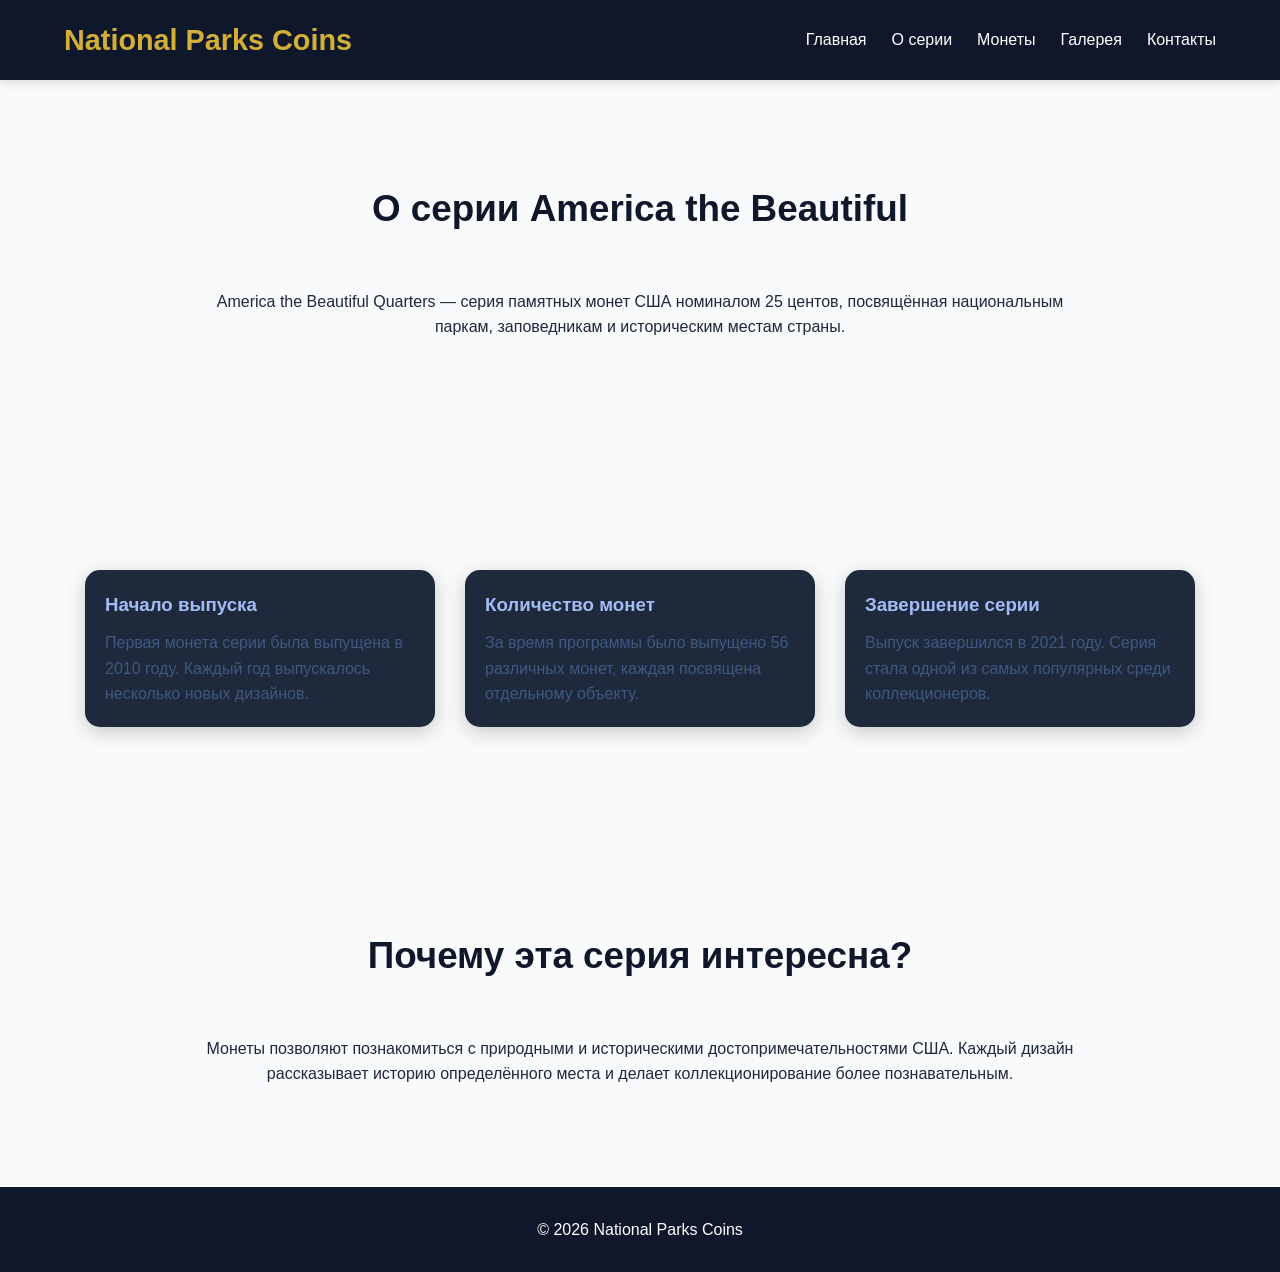
<file: sait/about.html>
<!DOCTYPE html>
<html lang="ru">
<head>
    <meta charset="UTF-8">
    <meta name="viewport" content="width=device-width, initial-scale=1.0">
    <title>О серии | National Parks Coins</title>
    <link rel="stylesheet" href="style.css">
</head>
<body>

<header class="header">
    <div class="container">
        <div class="header__wrapper">

            <div class="header__logo">
                <a href="index.html" class="header__links">National Parks Coins</a>
            </div>

            <nav class="header__nav">
                <a href="index.html" class="header__link">Главная</a>
                <a href="about.html" class="header__link">О серии</a>
                <a href="coins.html" class="header__link">Монеты</a>
                <a href="gallery.html" class="header__link">Галерея</a>
                <a href="contacts.html" class="header__link">Контакты</a>
            </nav>

        </div>
    </div>
</header>

<section class="section">
    <div class="container">

        <h1 class="section__title">
            О серии America the Beautiful
        </h1>

        <p style="max-width:900px; margin:0 auto 30px auto; text-align:center;">
            America the Beautiful Quarters — серия памятных монет
            США номиналом 25 центов, посвящённая национальным паркам,
            заповедникам и историческим местам страны.
        </p>

    </div>
</section>

<section class="section">
    <div class="container">

        <div class="cards">

            <div class="card">
                <div class="card__content">
                    <h3 class="card__title">Начало выпуска</h3>
                    <p class="card__text">
                        Первая монета серии была выпущена в 2010 году.
                        Каждый год выпускалось несколько новых дизайнов.
                    </p>
                </div>
            </div>

            <div class="card">
                <div class="card__content">
                    <h3 class="card__title">Количество монет</h3>
                    <p class="card__text">
                        За время программы было выпущено 56 различных
                        монет, каждая посвящена отдельному объекту.
                    </p>
                </div>
            </div>

            <div class="card">
                <div class="card__content">
                    <h3 class="card__title">Завершение серии</h3>
                    <p class="card__text">
                        Выпуск завершился в 2021 году. Серия стала одной
                        из самых популярных среди коллекционеров.
                    </p>
                </div>
            </div>

        </div>

    </div>
</section>

<section class="section">
    <div class="container">

        <h2 class="section__title">
            Почему эта серия интересна?
        </h2>

        <p style="max-width:900px; margin:auto; text-align:center;">
            Монеты позволяют познакомиться с природными и историческими
            достопримечательностями США. Каждый дизайн рассказывает
            историю определённого места и делает коллекционирование
            более познавательным.
        </p>

    </div>
</section>

<footer class="footer">
    <p>© 2026 National Parks Coins</p>
</footer>

</body>
</html>
</file>
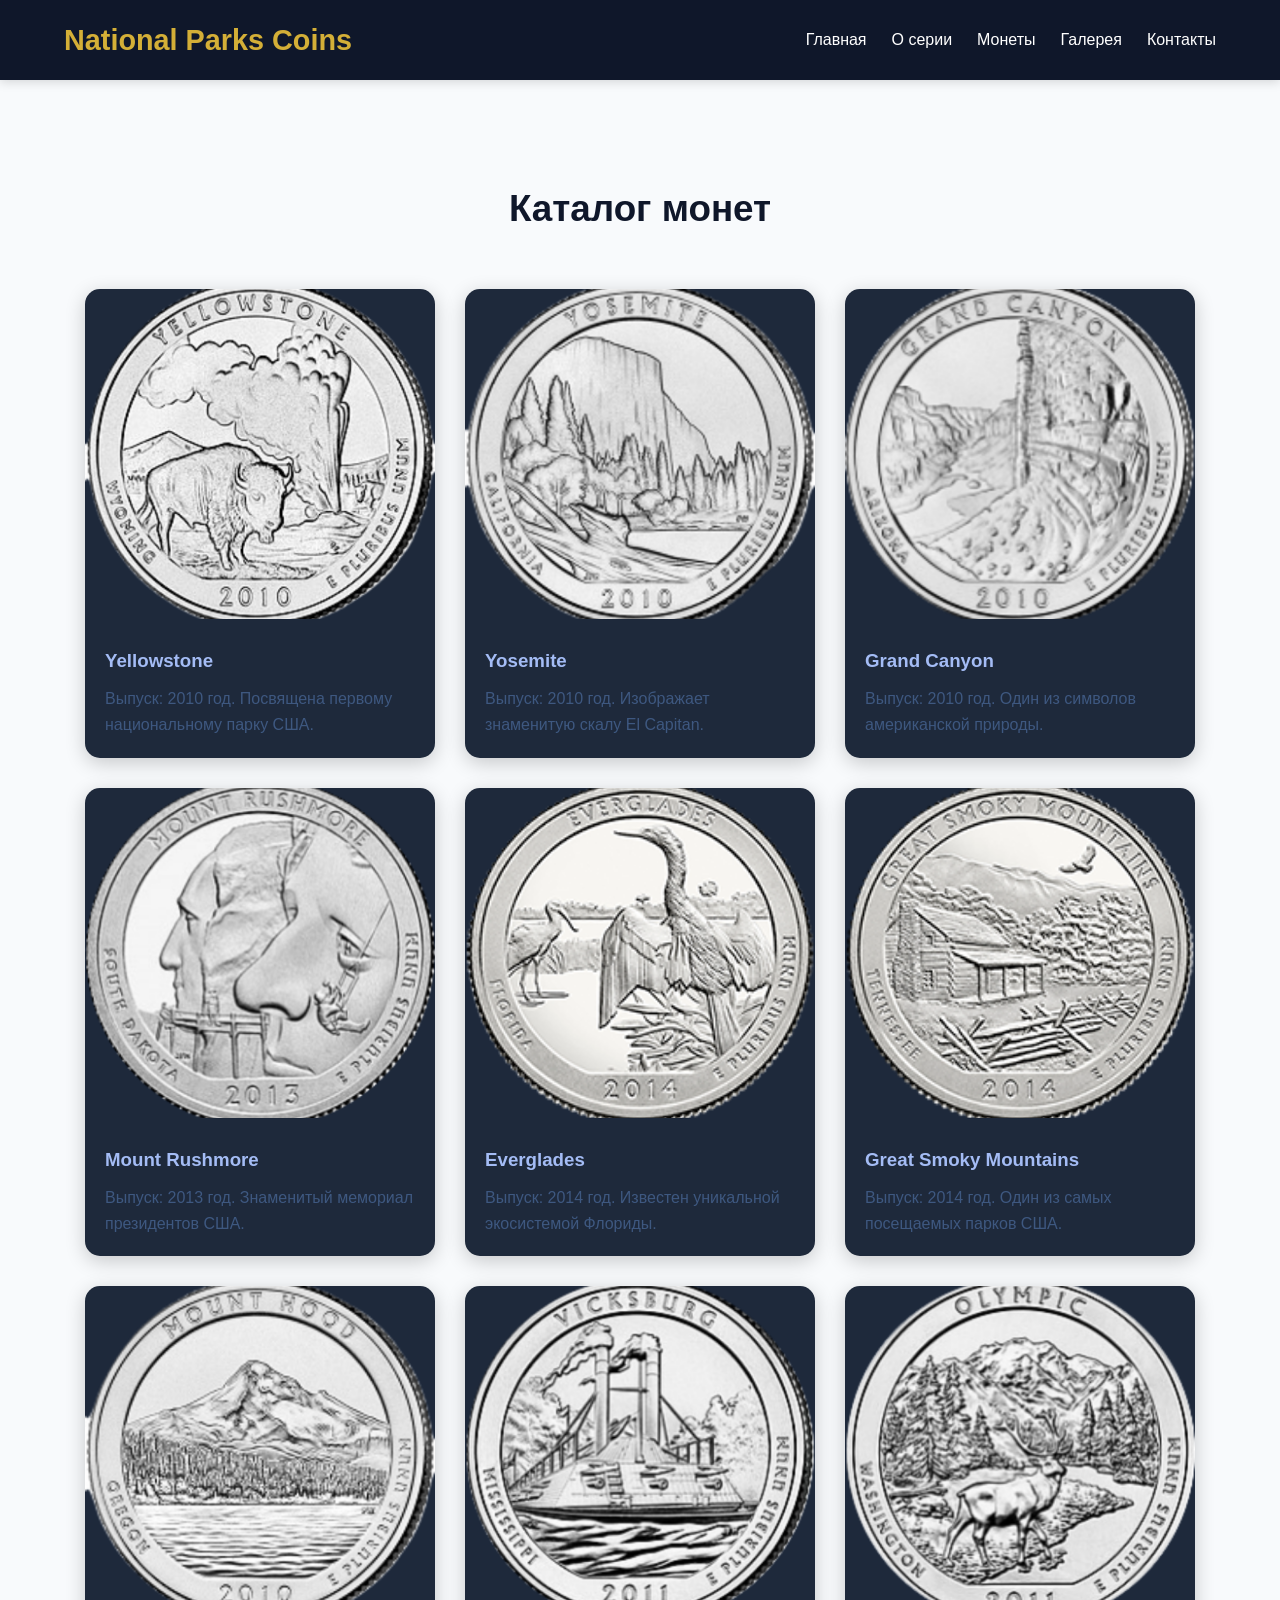
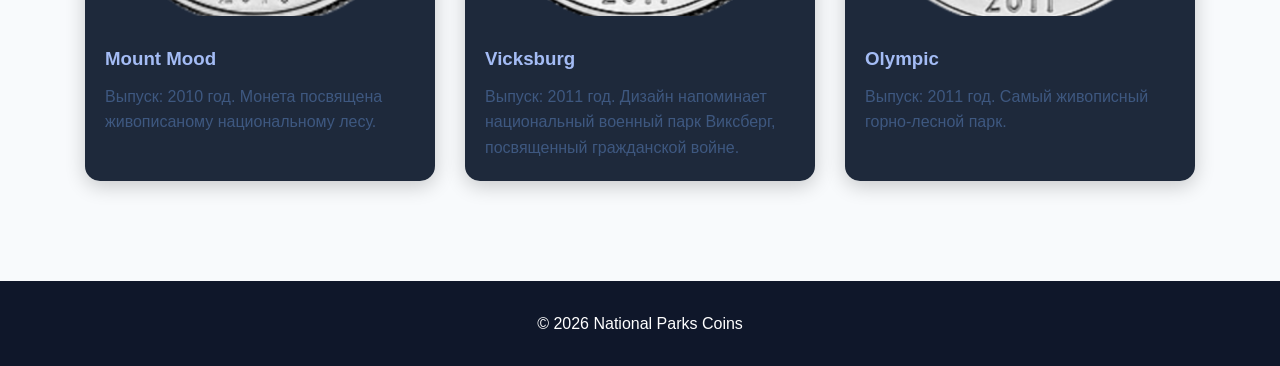
<file: sait/coins.html>
<!DOCTYPE html>
<html lang="ru">
<head>
    <meta charset="UTF-8">
    <meta name="viewport" content="width=device-width, initial-scale=1.0">
    <title>Монеты | National Parks Coins</title>
    <link rel="stylesheet" href="style.css">
</head>
<body>

<header class="header">
    <div class="container">
        <div class="header__wrapper">

            <div class="header__logo">
                <a href="index.html" class="header__links">National Parks Coins</a>
            </div>

            <nav class="header__nav">
                <a href="index.html" class="header__link">Главная</a>
                <a href="about.html" class="header__link">О серии</a>
                <a href="coins.html" class="header__link">Монеты</a>
                <a href="gallery.html" class="header__link">Галерея</a>
                <a href="contacts.html" class="header__link">Контакты</a>
            </nav>

        </div>
    </div>
</header>

<section class="section">
    <div class="container">

        <h1 class="section__title">
            Каталог монет
        </h1>

        <div class="cards">

            <div class="card">
                <img src="2010-WY_Unc.png"
                     alt="Yellowstone"
                     class="card__image">

                <div class="card__content">
                    <h3 class="card__title">Yellowstone</h3>
                    <p class="card__text">
                        Выпуск: 2010 год.
                        Посвящена первому национальному парку США.
                    </p>
                </div>
            </div>

            <div class="card">
                <img src="2010-CA_Unc.png"
                     alt="Yosemite"
                     class="card__image">

                <div class="card__content">
                    <h3 class="card__title">Yosemite</h3>
                    <p class="card__text">
                        Выпуск: 2010 год.
                        Изображает знаменитую скалу El Capitan.
                    </p>
                </div>
            </div>

            <div class="card">
                <img src="2010-AZ_Unc.png"
                     alt="Grand Canyon"
                     class="card__image">

                <div class="card__content">
                    <h3 class="card__title">Grand Canyon</h3>
                    <p class="card__text">
                        Выпуск: 2010 год.
                        Один из символов американской природы.
                    </p>
                </div>
            </div>

            <div class="card">
                <img src="2013-Mount-Rushmore-National-Memorial-Quarter.png"
                     alt="Mount Rushmore"
                     class="card__image">

                <div class="card__content">
                    <h3 class="card__title">Mount Rushmore</h3>
                    <p class="card__text">
                        Выпуск: 2013 год.
                        Знаменитый мемориал президентов США.
                    </p>
                </div>
            </div>

            <div class="card">
                <img src="2014-ATB-Proof-Everglades-rev-200.png"
                     alt="Everglades"
                     class="card__image">

                <div class="card__content">
                    <h3 class="card__title">Everglades</h3>
                    <p class="card__text">
                        Выпуск: 2014 год.
                        Известен уникальной экосистемой Флориды.
                    </p>
                </div>
            </div>

            <div class="card">
                <img src="2014-ATB-Proof-Great-Smoky-Mountains-rev-200.png"
                     alt="Great Smoky Mountains"
                     class="card__image">

                <div class="card__content">
                    <h3 class="card__title">
                        Great Smoky Mountains
                    </h3>

                    <p class="card__text">
                        Выпуск: 2014 год.
                        Один из самых посещаемых парков США.
                    </p>
                </div>
            </div>
                        <div class="card">
                <img src="2010-OR_Unc.png"
                     alt="Mount Mood"
                     class="card__image">

                <div class="card__content">
                    <h3 class="card__title">
                        Mount Mood
                    </h3>

                    <p class="card__text">
                        Выпуск: 2010 год.
                        Монета посвящена живописаному национальному лесу.
                    </p>
                </div>
            </div>
                        <div class="card">
                <img src="2011-MS-Proof.png"
                     alt="Vicksburg"
                     class="card__image">

                <div class="card__content">
                    <h3 class="card__title">
                        Vicksburg
                    </h3>

                    <p class="card__text">
                        Выпуск: 2011 год.
                        Дизайн напоминает национальный военный парк Виксберг, посвященный гражданской войне.
                    </p>
                </div>
            </div>
                        <div class="card">
                <img src="2011-WA-Proof.png"
                     alt="Olympic"
                     class="card__image">

                <div class="card__content">
                    <h3 class="card__title">
                        Olympic
                    </h3>

                    <p class="card__text">
                        Выпуск: 2011 год.
                        Самый живописный горно-лесной парк.
                    </p>
                </div>
            </div>

        </div>

    </div>
</section>

<footer class="footer">
    <p>© 2026 National Parks Coins</p>
</footer>

</body>
</html>
</file>
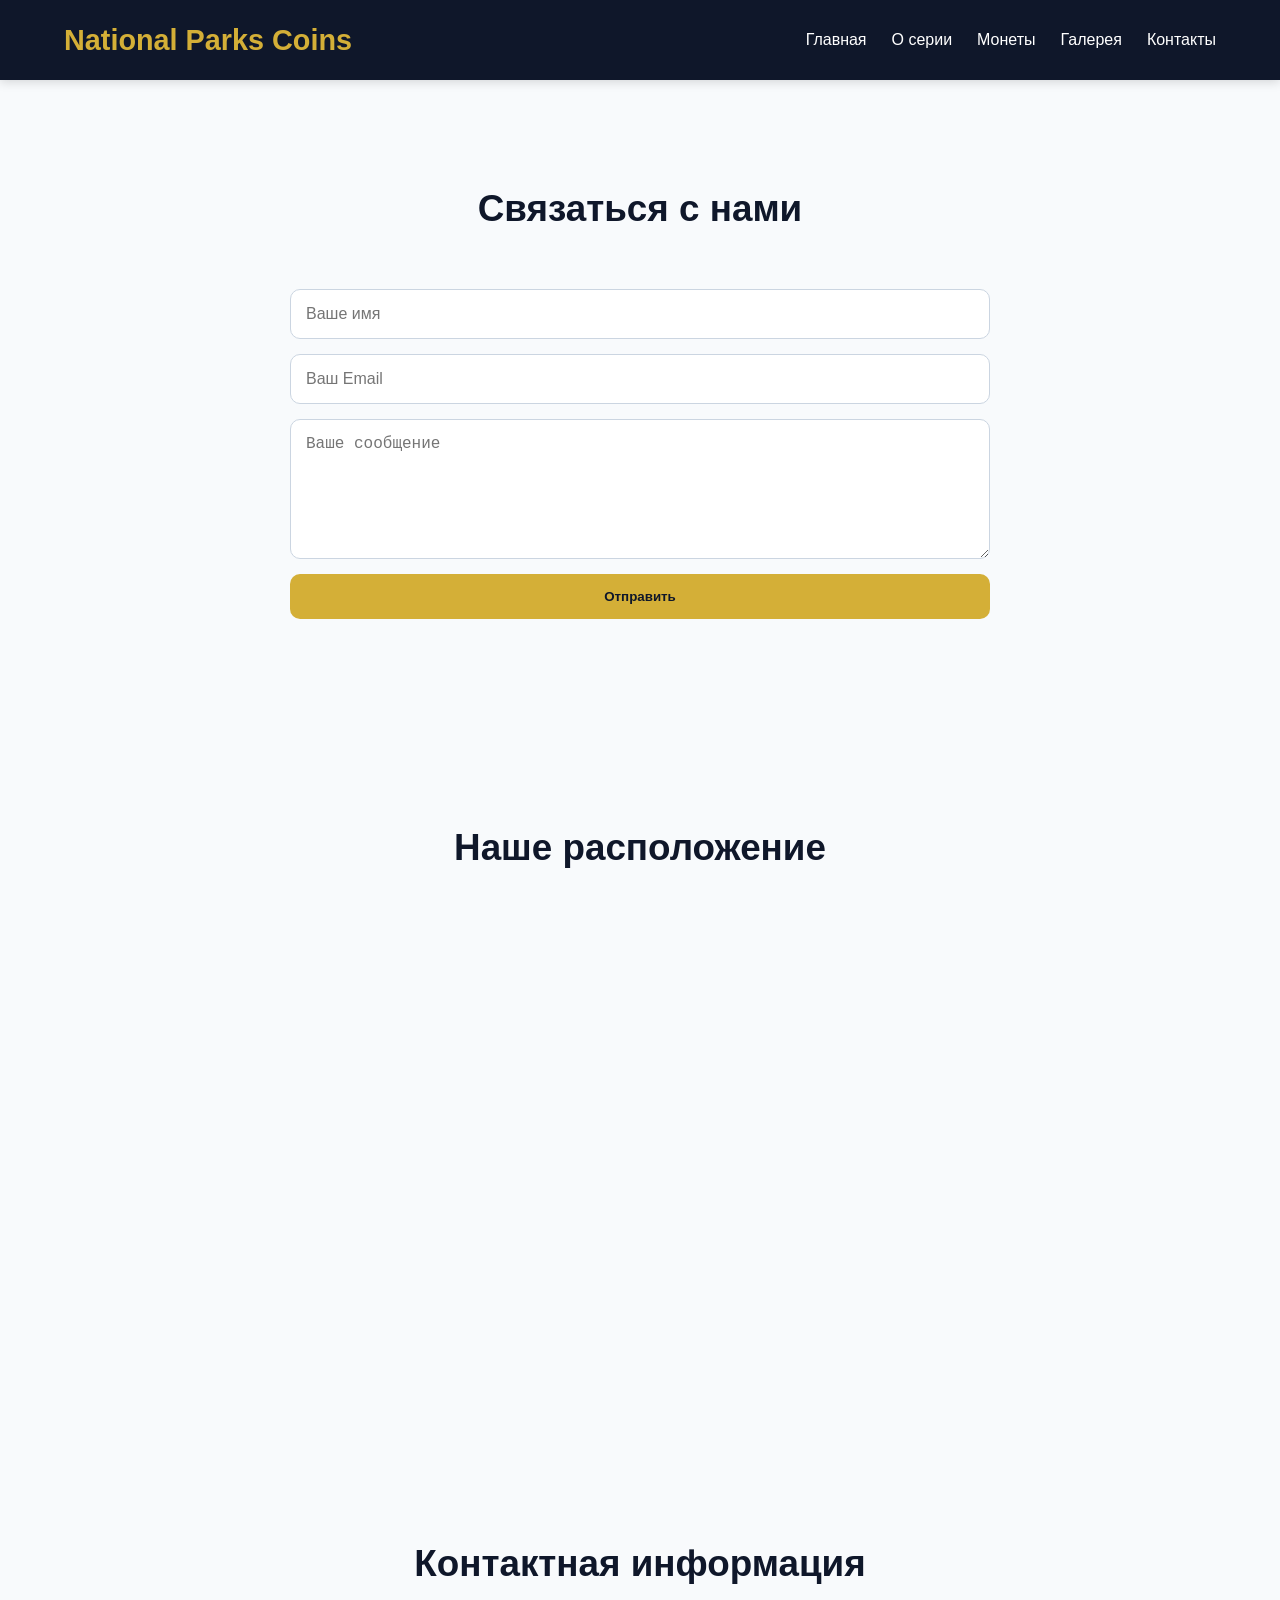
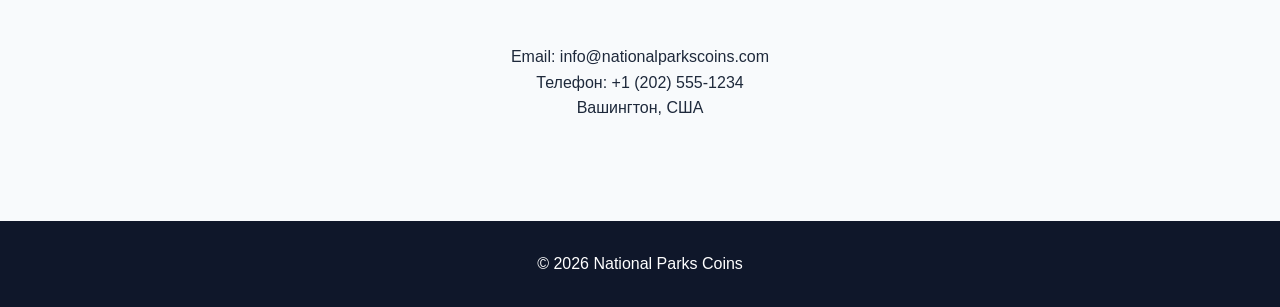
<file: sait/contacts.html>
<!DOCTYPE html>
<html lang="ru">
<head>
    <meta charset="UTF-8">
    <meta name="viewport" content="width=device-width, initial-scale=1.0">
    <title>Контакты | National Parks Coins</title>
    <link rel="stylesheet" href="style.css">
</head>
<body>

<header class="header">
    <div class="container">
        <div class="header__wrapper">

            <div class="header__logo">
                <a href="index.html" class="header__links">National Parks Coins</a>
            </div>

            <nav class="header__nav">
                <a href="index.html" class="header__link">Главная</a>
                <a href="about.html" class="header__link">О серии</a>
                <a href="coins.html" class="header__link">Монеты</a>
                <a href="gallery.html" class="header__link">Галерея</a>
                <a href="contacts.html" class="header__link">Контакты</a>
            </nav>

        </div>
    </div>
</header>

<section class="section">
    <div class="container">

        <h1 class="section__title">
            Связаться с нами
        </h1>

        <form class="form">

            <input
                type="text"
                class="form__input"
                placeholder="Ваше имя"
                required>

            <input
                type="email"
                class="form__input"
                placeholder="Ваш Email"
                required>

            <textarea
                class="form__textarea"
                placeholder="Ваше сообщение"
                required></textarea>

            <button
                type="submit"
                class="form__button">
                Отправить
            </button>

        </form>

    </div>
</section>

<section class="section">
    <div class="container">

        <h2 class="section__title">
            Наше расположение
        </h2>

        <iframe
            src="https://www.google.com/maps?q=Washington&output=embed"
            width="100%"
            height="400"
            style="border:0; border-radius:15px;"
            loading="lazy">
        </iframe>

    </div>
</section>

<section class="section">
    <div class="container">

        <h2 class="section__title">
            Контактная информация
        </h2>

        <p style="text-align:center;">
            Email: info@nationalparkscoins.com
        </p>

        <p style="text-align:center;">
            Телефон: +1 (202) 555-1234
        </p>

        <p style="text-align:center;">
            Вашингтон, США
        </p>

    </div>
</section>

<footer class="footer">
    <p>© 2026 National Parks Coins</p>
</footer>

<script src="script.js"></script>

</body>
</html>
</file>
<file: sait/style.css>
/* ===== СБРОС ===== */

* {
    margin: 0;
    padding: 0;
    box-sizing: border-box;
}

html {
    scroll-behavior: smooth;
}

body {
    font-family: "Segoe UI", sans-serif;
    background: #f8fafc;
    color: #1e293b;
    line-height: 1.6;
}

/* ===== КОНТЕЙНЕР ===== */

.container {
    width: 90%;
    max-width: 1200px;
    margin: 0 auto;
}

/* ===== HEADER ===== */

.header {
    position: sticky;
    top: 0;
    z-index: 1000;

    background: #0f172a;
    box-shadow: 0 2px 10px rgba(0,0,0,.15);
}

.header__wrapper {
    display: flex;
    justify-content: space-between;
    align-items: center;

    min-height: 80px;
}

.header__logo {
    color: #d4af37;
    font-size: 1.8rem;
    font-weight: 700;

    transition: .3s;
}
.header__links {
    color: #d4af37;
    font-size: 1.8rem;
    font-weight: 700;
    text-decoration: none;

    transition: .3s;
}


.header__logo:hover {
    transform: scale(1.05);
}

.header__nav {
    display: flex;
    gap: 25px;
}

.header__link {
    color: white;
    text-decoration: none;
    font-weight: 500;

    transition: .3s;
}

.header__link:hover {
    color: #d4af37;
}

/* ===== HERO ===== */

.hero {
    min-height: 90vh;

    display: flex;
    align-items: center;

    background:
    linear-gradient(rgba(15,23,42,.7),
    rgba(15,23,42,.7)),
    url("images/hero.jpg") center/cover;
}

.hero__content {
    color: white;
    max-width: 700px;

    animation: fadeUp 1s ease;
}

.hero__title {
    font-size: 3.5rem;
    margin-bottom: 20px;
}

.hero__text {
    font-size: 1.2rem;
    margin-bottom: 30px;
}

.hero__button {
    display: inline-block;

    padding: 14px 32px;

    background: #d4af37;
    color: #0f172a;

    text-decoration: none;
    font-weight: bold;
    border-radius: 10px;

    transition: .3s;
}

.hero__button:hover {
    transform: translateY(-3px);
    box-shadow: 0 10px 20px rgba(212,175,55,.4);
}

/* ===== СЕКЦИИ ===== */

.section {
    padding: 100px 0;
}

.section__title {
    text-align: center;

    margin-bottom: 50px;

    font-size: 2.3rem;
    color: #0f172a;
}

/* ===== КАРТОЧКИ ===== */

.cards {
    display: flex;
    flex-wrap: wrap;
    gap: 30px;
    justify-content: center;
}

.card {
    background: #1e293b;

    width: 350px;

    border-radius: 15px;
    overflow: hidden;

    box-shadow: 0 5px 20px rgba(0,0,0,0.2);

    transition: .4s;
}

.card:hover {
    transform: translateY(-10px);
}

.card__image {
    width: 100%;
    height: 330px;
    object-fit: cover;
}

.card__content {
    padding: 20px;
}

.card__title {
    margin-bottom: 10px;
    color: #a4bcf5;
}

.card__text {
    color: #3e5880;
}

/* ===== GRID ГАЛЕРЕЯ ===== */

.gallery {
    display: grid;

    grid-template-columns:
    repeat(auto-fit, minmax(280px, 1fr));

    gap: 20px;
}

.gallery__image {
    width: 100%;
    height: 250px;

    object-fit: cover;

    border-radius: 12px;

    transition: .4s;
}

.gallery__image:hover {
    transform: scale(1.05);
}

/* ===== ФОРМА ===== */

.form {
    max-width: 700px;
    margin: 0 auto;

    display: flex;
    flex-direction: column;
    gap: 15px;
}

.form__input,
.form__textarea {
    padding: 15px;

    border: 1px solid #cbd5e1;
    border-radius: 10px;

    font-size: 1rem;
}

.form__textarea {
    resize: vertical;
    min-height: 140px;
}

.form__button {
    padding: 15px;

    border: none;

    background: #d4af37;
    color: #0f172a;

    font-weight: bold;
    border-radius: 10px;

    cursor: pointer;

    transition: .3s;
}

.form__button:hover {
    transform: translateY(-3px);
}

/* ===== FOOTER ===== */

.footer {
    background: #0f172a;

    color: white;
    text-align: center;

    padding: 30px 0;
}

/* ===== АНИМАЦИИ ===== */

@keyframes fadeUp {

    from {
        opacity: 0;
        transform: translateY(40px);
    }

    to {
        opacity: 1;
        transform: translateY(0);
    }
}

/* ===== АДАПТИВ ===== */

@media (max-width: 768px) {

    .header__wrapper {
        flex-direction: column;
        padding: 15px 0;
    }

    .header__nav {
        flex-wrap: wrap;
        justify-content: center;
    }

    .hero {
        text-align: center;
    }

    .hero__title {
        font-size: 2.3rem;
    }

    .hero__text {
        font-size: 1rem;
    }

    .card {
        width: 100%;
    }

    .section {
        padding: 70px 0;
    }
}
</file>
